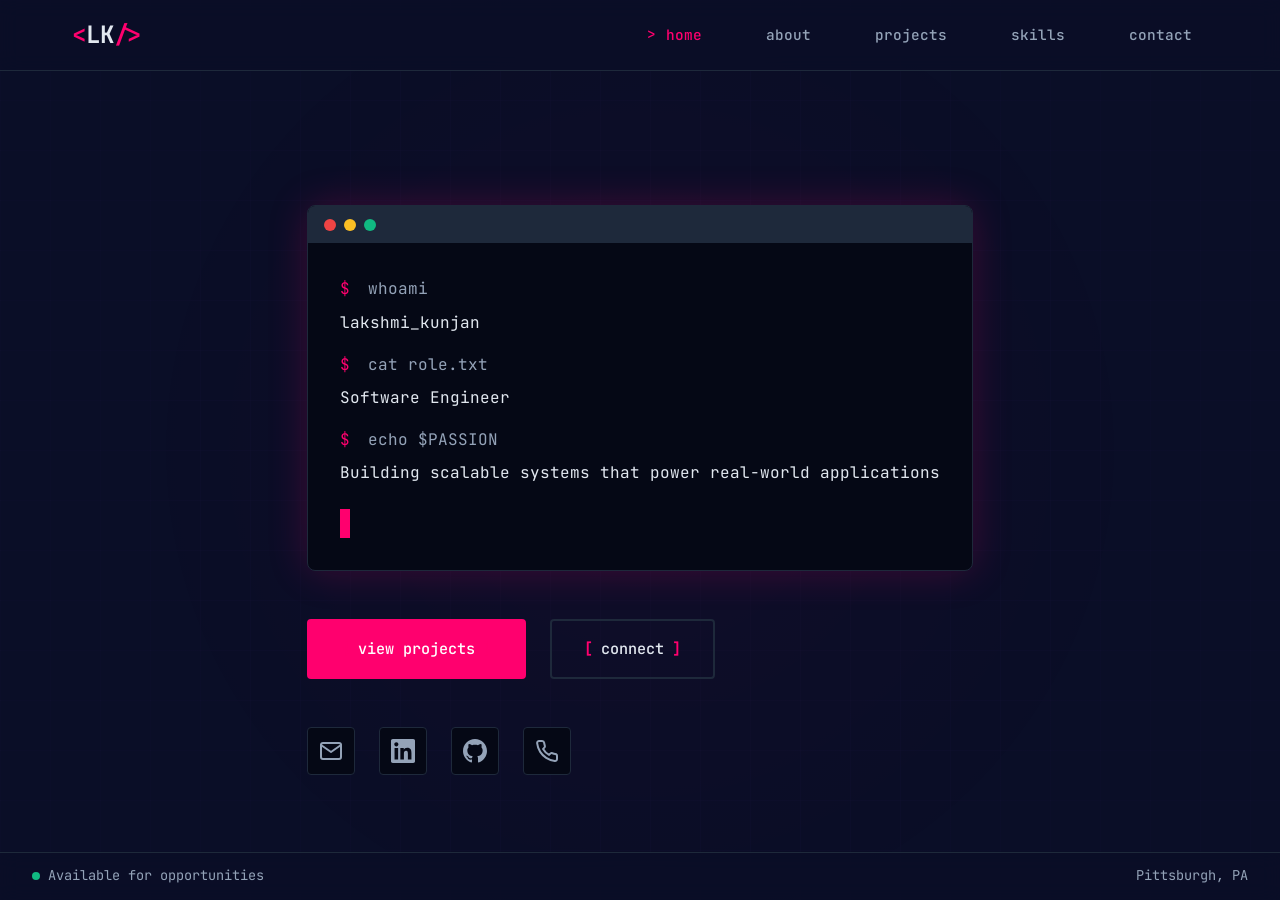
<file: index.html>
<!DOCTYPE html>
<html lang="en">
<head>
    <meta charset="UTF-8">
    <meta name="viewport" content="width=device-width, initial-scale=1.0">
    <title>Lakshmi Kunjan | Software Engineer</title>
    <link href="https://fonts.googleapis.com/css2?family=JetBrains+Mono:wght@400;500;700&family=IBM+Plex+Sans:wght@400;500;600;700&display=swap" rel="stylesheet">
    <link rel="stylesheet" href="styles.css">     
</head>
<body>
    <!-- Navigation -->
    <nav class="navbar">
        <div class="nav-container">
            <div class="logo"><span class="bracket">&lt;</span>LK<span class="bracket">/&gt;</span></div>
            <ul class="nav-menu">
                <li><a href="index.html" class="active">home</a></li>
                <li><a href="about.html">about</a></li>
                <li><a href="projects.html">projects</a></li>
                <li><a href="skills.html">skills</a></li>
                <li><a href="contact.html">contact</a></li>
            </ul>
        </div>
    </nav>

    <!-- Grid Background -->
    <div class="grid-background"></div>

    <!-- Hero Section -->
    <section class="hero">
        <div class="container">
            <div class="terminal-window">
                <div class="terminal-header">
                    <span class="terminal-dot red"></span>
                    <span class="terminal-dot yellow"></span>
                    <span class="terminal-dot green"></span>
                </div>
                <div class="terminal-body">
                    <p class="terminal-line"><span class="prompt">$</span> whoami</p>
                    <p class="terminal-output">lakshmi_kunjan</p>
                    <p class="terminal-line"><span class="prompt">$</span> cat role.txt</p>
                    <p class="terminal-output">Software Engineer</p>
                    <p class="terminal-line"><span class="prompt">$</span> echo $PASSION</p>
                    <p class="terminal-output">Building scalable systems that power real-world applications</p>
                    <p class="terminal-cursor">█</p>
                </div>
            </div>
            
            <div class="cta-section">
                <a href="projects.html" class="btn-tech primary">
                    <span class="btn-icon">{</span>
                    view projects
                    <span class="btn-icon">}</span>
                </a>
                <a href="contact.html" class="btn-tech secondary">
                    <span class="btn-icon">[</span>
                    connect
                    <span class="btn-icon">]</span>
                </a>
            </div>

            <div class="quick-connect">
                <a href="mailto:lakshmi.kunjan@gmail.com" class="connect-link" title="Email">
                    <svg width="24" height="24" fill="none" stroke="currentColor" stroke-width="2" stroke-linecap="round" stroke-linejoin="round">
                        <path d="M4 4h16c1.1 0 2 .9 2 2v12c0 1.1-.9 2-2 2H4c-1.1 0-2-.9-2-2V6c0-1.1.9-2 2-2z"></path>
                        <polyline points="22,6 12,13 2,6"></polyline>
                    </svg>
                </a>
                <a href="https://www.linkedin.com/in/lakshmi-k-01384420b?lipi=urn%3Ali%3Apage%3Ad_flagship3_profile_view_base_contact_details%3BB70a%2BKesTjO8sYO9ozXfiw%3D%3D" target="_blank" class="connect-link" title="LinkedIn">
                    <svg width="24" height="24" fill="currentColor" viewBox="0 0 24 24">
                        <path d="M20.447 20.452h-3.554v-5.569c0-1.328-.027-3.037-1.852-3.037-1.853 0-2.136 1.445-2.136 2.939v5.667H9.351V9h3.414v1.561h.046c.477-.9 1.637-1.85 3.37-1.85 3.601 0 4.267 2.37 4.267 5.455v6.286zM5.337 7.433c-1.144 0-2.063-.926-2.063-2.065 0-1.138.92-2.063 2.063-2.063 1.14 0 2.064.925 2.064 2.063 0 1.139-.925 2.065-2.064 2.065zm1.782 13.019H3.555V9h3.564v11.452zM22.225 0H1.771C.792 0 0 .774 0 1.729v20.542C0 23.227.792 24 1.771 24h20.451C23.2 24 24 23.227 24 22.271V1.729C24 .774 23.2 0 22.222 0h.003z"/>
                    </svg>
                </a>
                <a href="https://github.com/lakshmikunjan" target="_blank" class="connect-link" title="GitHub">
                    <svg width="24" height="24" fill="currentColor" viewBox="0 0 24 24">
                        <path d="M12 0c-6.626 0-12 5.373-12 12 0 5.302 3.438 9.8 8.207 11.387.599.111.793-.261.793-.577v-2.234c-3.338.726-4.033-1.416-4.033-1.416-.546-1.387-1.333-1.756-1.333-1.756-1.089-.745.083-.729.083-.729 1.205.084 1.839 1.237 1.839 1.237 1.07 1.834 2.807 1.304 3.492.997.107-.775.418-1.305.762-1.604-2.665-.305-5.467-1.334-5.467-5.931 0-1.311.469-2.381 1.236-3.221-.124-.303-.535-1.524.117-3.176 0 0 1.008-.322 3.301 1.23.957-.266 1.983-.399 3.003-.404 1.02.005 2.047.138 3.006.404 2.291-1.552 3.297-1.23 3.297-1.23.653 1.653.242 2.874.118 3.176.77.84 1.235 1.911 1.235 3.221 0 4.609-2.807 5.624-5.479 5.921.43.372.823 1.102.823 2.222v3.293c0 .319.192.694.801.576 4.765-1.589 8.199-6.086 8.199-11.386 0-6.627-5.373-12-12-12z"/>
                    </svg>
                </a>
                <a href="tel:4125834705" class="connect-link" title="Phone">
                    <svg width="24" height="24" fill="none" stroke="currentColor" stroke-width="2" stroke-linecap="round" stroke-linejoin="round">
                        <path d="M22 16.92v3a2 2 0 0 1-2.18 2 19.79 19.79 0 0 1-8.63-3.07 19.5 19.5 0 0 1-6-6 19.79 19.79 0 0 1-3.07-8.67A2 2 0 0 1 4.11 2h3a2 2 0 0 1 2 1.72 12.84 12.84 0 0 0 .7 2.81 2 2 0 0 1-.45 2.11L8.09 9.91a16 16 0 0 0 6 6l1.27-1.27a2 2 0 0 1 2.11-.45 12.84 12.84 0 0 0 2.81.7A2 2 0 0 1 22 16.92z"></path>
                    </svg>
                </a>
            </div>
        </div>
    </section>

    <!-- Status Bar -->
    <div class="status-bar">
        <span class="status-item"><span class="status-dot"></span> Available for opportunities</span>
        <span class="status-item">Pittsburgh, PA</span>
    </div>

    <script src="script.js"></script>
</body>
</html>
</file>
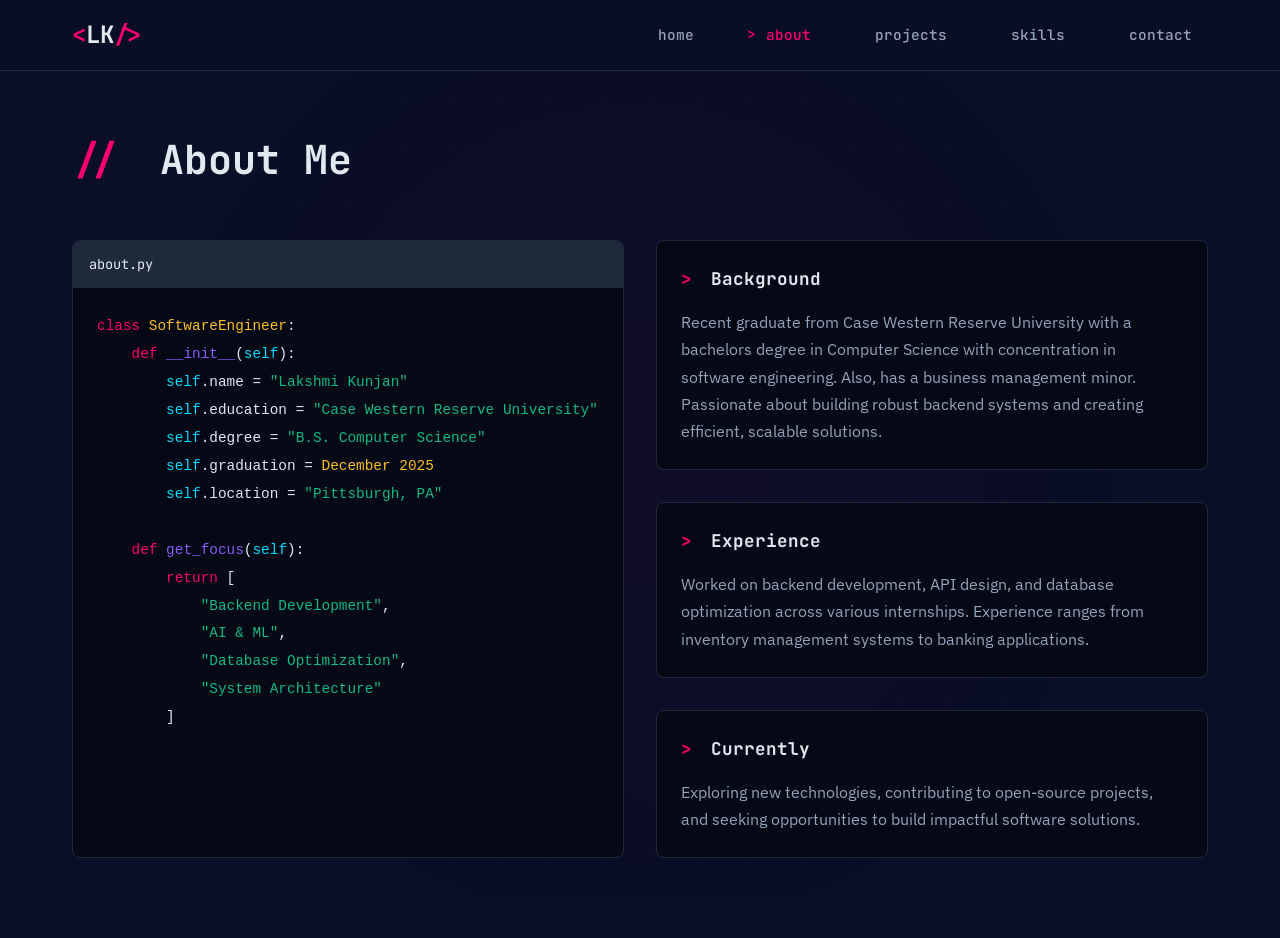
<file: about.html>
<!DOCTYPE html>
<html lang="en">
<head>
    <meta charset="UTF-8">
    <meta name="viewport" content="width=device-width, initial-scale=1.0">
    <title>About | Lakshmi Kunjan</title>
    <link href="https://fonts.googleapis.com/css2?family=JetBrains+Mono:wght@400;500;700&family=IBM+Plex+Sans:wght@400;500;600;700&display=swap" rel="stylesheet">
    <link rel="stylesheet" href="styles.css">
</head>
<body>
    <!-- Navigation -->
    <nav class="navbar">
        <div class="nav-container">
            <div class="logo"><span class="bracket">&lt;</span>LK<span class="bracket">/&gt;</span></div>
            <ul class="nav-menu">
                <li><a href="index.html">home</a></li>
                <li><a href="about.html" class="active">about</a></li>
                <li><a href="projects.html">projects</a></li>
                <li><a href="skills.html">skills</a></li>
                <li><a href="contact.html">contact</a></li>
            </ul>
        </div>
    </nav>

    <!-- Grid Background -->
    <div class="grid-background"></div>

    <!-- About Section -->
    <section class="content-section">
        <div class="container">
            <h1 class="page-title">
                <span class="code-symbol">//</span> About Me
            </h1>

            <div class="content-grid">
                <div class="code-block">
                    <div class="code-header">
                        <span class="file-name">about.py</span>
                    </div>
                    <div class="code-content">
                        <pre><code><span class="keyword">class</span> <span class="class-name">SoftwareEngineer</span>:
    <span class="keyword">def</span> <span class="function">__init__</span>(<span class="param">self</span>):
        <span class="param">self</span>.name = <span class="string">"Lakshmi Kunjan"</span>
        <span class="param">self</span>.education = <span class="string">"Case Western Reserve University"</span>
        <span class="param">self</span>.degree = <span class="string">"B.S. Computer Science"</span>
        <span class="param">self</span>.graduation = <span class="number">December 2025</span>
        <span class="param">self</span>.location = <span class="string">"Pittsburgh, PA"</span>
        
    <span class="keyword">def</span> <span class="function">get_focus</span>(<span class="param">self</span>):
        <span class="keyword">return</span> [
            <span class="string">"Backend Development"</span>,
            <span class="string">"AI & ML"</span>,
            <span class="string">"Database Optimization"</span>,
            <span class="string">"System Architecture"</span>
        ]</code></pre>
                    </div>
                </div>

                <div class="info-panel">
                    <div class="panel-section">
                        <h3><span class="arrow">&gt;</span> Background</h3>
                        <p>Recent graduate from Case Western Reserve University with a bachelors degree in Computer Science with concentration in software engineering. Also, has a business management minor. Passionate about building robust backend systems and creating efficient, scalable solutions.</p>
                    </div>

                    <div class="panel-section">
                        <h3><span class="arrow">&gt;</span> Experience</h3>
                        <p>Worked on backend development, API design, and database optimization across various internships. Experience ranges from inventory management systems to banking applications.</p>
                    </div>

                    <div class="panel-section">
                        <h3><span class="arrow">&gt;</span> Currently</h3>
                        <p>Exploring new technologies, contributing to open-source projects, and seeking opportunities to build impactful software solutions.</p>
                    </div>
                </div>
            </div>
        </div>
    </section>

    <script src="script.js"></script>
</body>
</html>
</file>
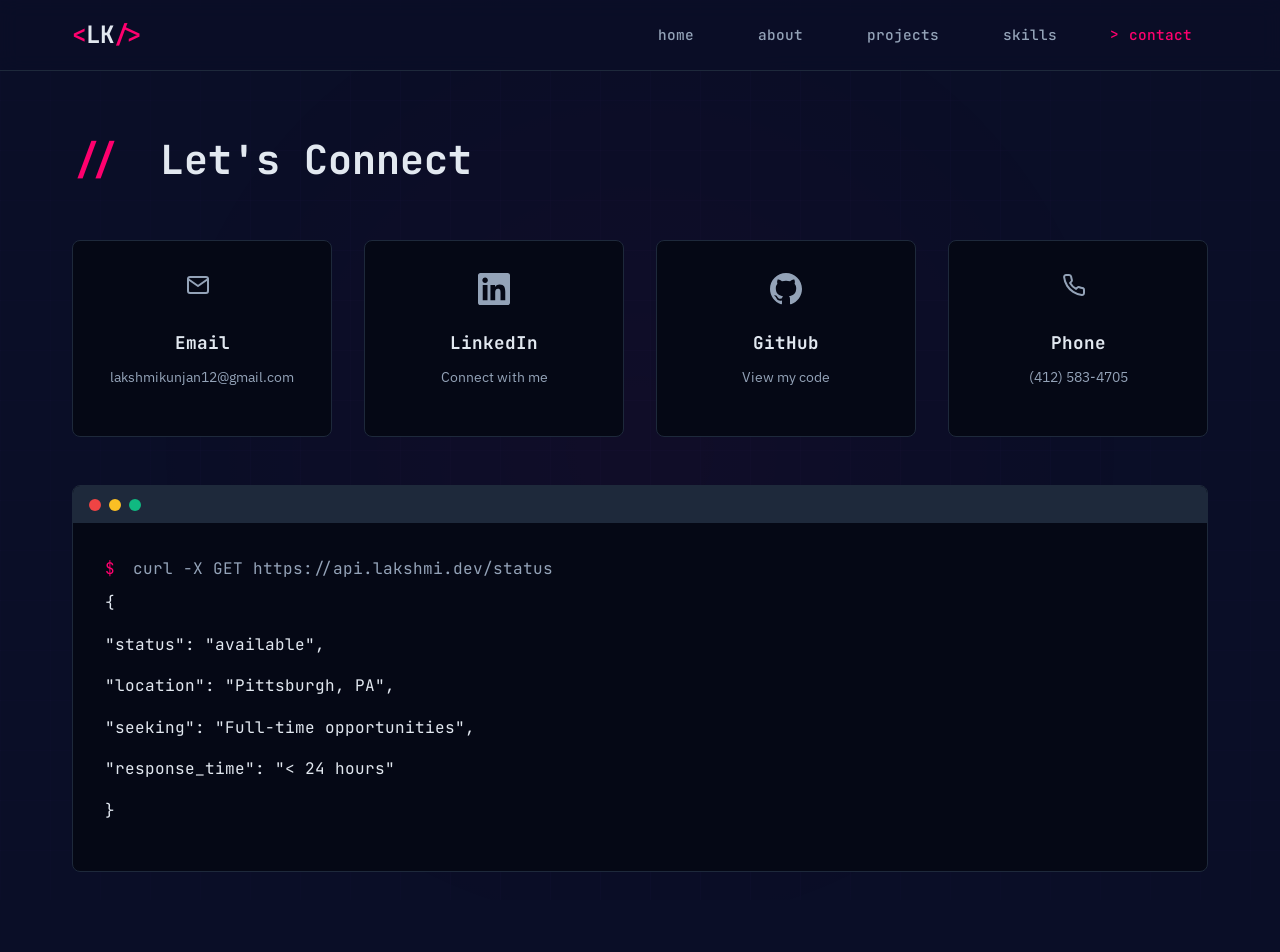
<file: contact.html>
<!DOCTYPE html>
<html lang="en">
<head>
    <meta charset="UTF-8">
    <meta name="viewport" content="width=device-width, initial-scale=1.0">
    <title>Contact | Lakshmi Kunjan</title>
    <link href="https://fonts.googleapis.com/css2?family=JetBrains+Mono:wght@400;500;700&family=IBM+Plex+Sans:wght@400;500;600;700&display=swap" rel="stylesheet">
    <link rel="stylesheet" href="styles.css">
</head>
<body>
    <!-- Navigation -->
    <nav class="navbar">
        <div class="nav-container">
            <div class="logo"><span class="bracket">&lt;</span>LK<span class="bracket">/&gt;</span></div>
            <ul class="nav-menu">
                <li><a href="index.html">home</a></li>
                <li><a href="about.html">about</a></li>
                <li><a href="projects.html">projects</a></li>
                <li><a href="skills.html">skills</a></li>
                <li><a href="contact.html" class="active">contact</a></li>
            </ul>
        </div>
    </nav>

    <!-- Grid Background -->
    <div class="grid-background"></div>

    <!-- Contact Section -->
    <section class="content-section">
        <div class="container">
            <h1 class="page-title">
                <span class="code-symbol">//</span> Let's Connect
            </h1>

            <div class="contact-grid">
                <a href="mailto:lakshmikunjan12@gmail.com" class="contact-card">
                    <div class="contact-icon">
                        <svg width="32" height="32" fill="none" stroke="currentColor" stroke-width="2" stroke-linecap="round" stroke-linejoin="round">
                            <path d="M4 4h16c1.1 0 2 .9 2 2v12c0 1.1-.9 2-2 2H4c-1.1 0-2-.9-2-2V6c0-1.1.9-2 2-2z"></path>
                            <polyline points="22,6 12,13 2,6"></polyline>
                        </svg>
                    </div>
                    <h3>Email</h3>
                    <p>lakshmikunjan12@gmail.com</p>
                    <span class="contact-arrow">→</span>
                </a>

                <a href="https://www.linkedin.com/in/lakshmi-k-01384420b?lipi=urn%3Ali%3Apage%3Ad_flagship3_profile_view_base_contact_details%3BB70a%2BKesTjO8sYO9ozXfiw%3D%3D" target="_blank" class="contact-card">
                    <div class="contact-icon">
                        <svg width="32" height="32" fill="currentColor" viewBox="0 0 24 24">
                            <path d="M20.447 20.452h-3.554v-5.569c0-1.328-.027-3.037-1.852-3.037-1.853 0-2.136 1.445-2.136 2.939v5.667H9.351V9h3.414v1.561h.046c.477-.9 1.637-1.85 3.37-1.85 3.601 0 4.267 2.37 4.267 5.455v6.286zM5.337 7.433c-1.144 0-2.063-.926-2.063-2.065 0-1.138.92-2.063 2.063-2.063 1.14 0 2.064.925 2.064 2.063 0 1.139-.925 2.065-2.064 2.065zm1.782 13.019H3.555V9h3.564v11.452zM22.225 0H1.771C.792 0 0 .774 0 1.729v20.542C0 23.227.792 24 1.771 24h20.451C23.2 24 24 23.227 24 22.271V1.729C24 .774 23.2 0 22.222 0h.003z"/>
                        </svg>
                    </div>
                    <h3>LinkedIn</h3>
                    <p>Connect with me</p>
                    <span class="contact-arrow">→</span>
                </a>

                <a href="https://github.com/lakshmikunjan" target="_blank" class="contact-card">
                    <div class="contact-icon">
                        <svg width="32" height="32" fill="currentColor" viewBox="0 0 24 24">
                            <path d="M12 0c-6.626 0-12 5.373-12 12 0 5.302 3.438 9.8 8.207 11.387.599.111.793-.261.793-.577v-2.234c-3.338.726-4.033-1.416-4.033-1.416-.546-1.387-1.333-1.756-1.333-1.756-1.089-.745.083-.729.083-.729 1.205.084 1.839 1.237 1.839 1.237 1.07 1.834 2.807 1.304 3.492.997.107-.775.418-1.305.762-1.604-2.665-.305-5.467-1.334-5.467-5.931 0-1.311.469-2.381 1.236-3.221-.124-.303-.535-1.524.117-3.176 0 0 1.008-.322 3.301 1.23.957-.266 1.983-.399 3.003-.404 1.02.005 2.047.138 3.006.404 2.291-1.552 3.297-1.23 3.297-1.23.653 1.653.242 2.874.118 3.176.77.84 1.235 1.911 1.235 3.221 0 4.609-2.807 5.624-5.479 5.921.43.372.823 1.102.823 2.222v3.293c0 .319.192.694.801.576 4.765-1.589 8.199-6.086 8.199-11.386 0-6.627-5.373-12-12-12z"/>
                        </svg>
                    </div>
                    <h3>GitHub</h3>
                    <p>View my code</p>
                    <span class="contact-arrow">→</span>
                </a>

                <a href="tel:4125834705" class="contact-card">
                    <div class="contact-icon">
                        <svg width="32" height="32" fill="none" stroke="currentColor" stroke-width="2" stroke-linecap="round" stroke-linejoin="round">
                            <path d="M22 16.92v3a2 2 0 0 1-2.18 2 19.79 19.79 0 0 1-8.63-3.07 19.5 19.5 0 0 1-6-6 19.79 19.79 0 0 1-3.07-8.67A2 2 0 0 1 4.11 2h3a2 2 0 0 1 2 1.72 12.84 12.84 0 0 0 .7 2.81 2 2 0 0 1-.45 2.11L8.09 9.91a16 16 0 0 0 6 6l1.27-1.27a2 2 0 0 1 2.11-.45 12.84 12.84 0 0 0 2.81.7A2 2 0 0 1 22 16.92z"></path>
                        </svg>
                    </div>
                    <h3>Phone</h3>
                    <p>(412) 583-4705</p>
                    <span class="contact-arrow">→</span>
                </a>
            </div>

            <div class="terminal-contact">
                <div class="terminal-header">
                    <span class="terminal-dot red"></span>
                    <span class="terminal-dot yellow"></span>
                    <span class="terminal-dot green"></span>
                </div>
                <div class="terminal-body">
                    <p class="terminal-line"><span class="prompt">$</span> curl -X GET https://api.lakshmi.dev/status</p>
                    <p class="terminal-output">{</p>
                    <p class="terminal-output">  "status": "available",</p>
                    <p class="terminal-output">  "location": "Pittsburgh, PA",</p>
                    <p class="terminal-output">  "seeking": "Full-time opportunities",</p>
                    <p class="terminal-output">  "response_time": "< 24 hours"</p>
                    <p class="terminal-output">}</p>
                </div>
            </div>
        </div>
    </section>

    <script src="script.js"></script>
</body>
</html>
</file>
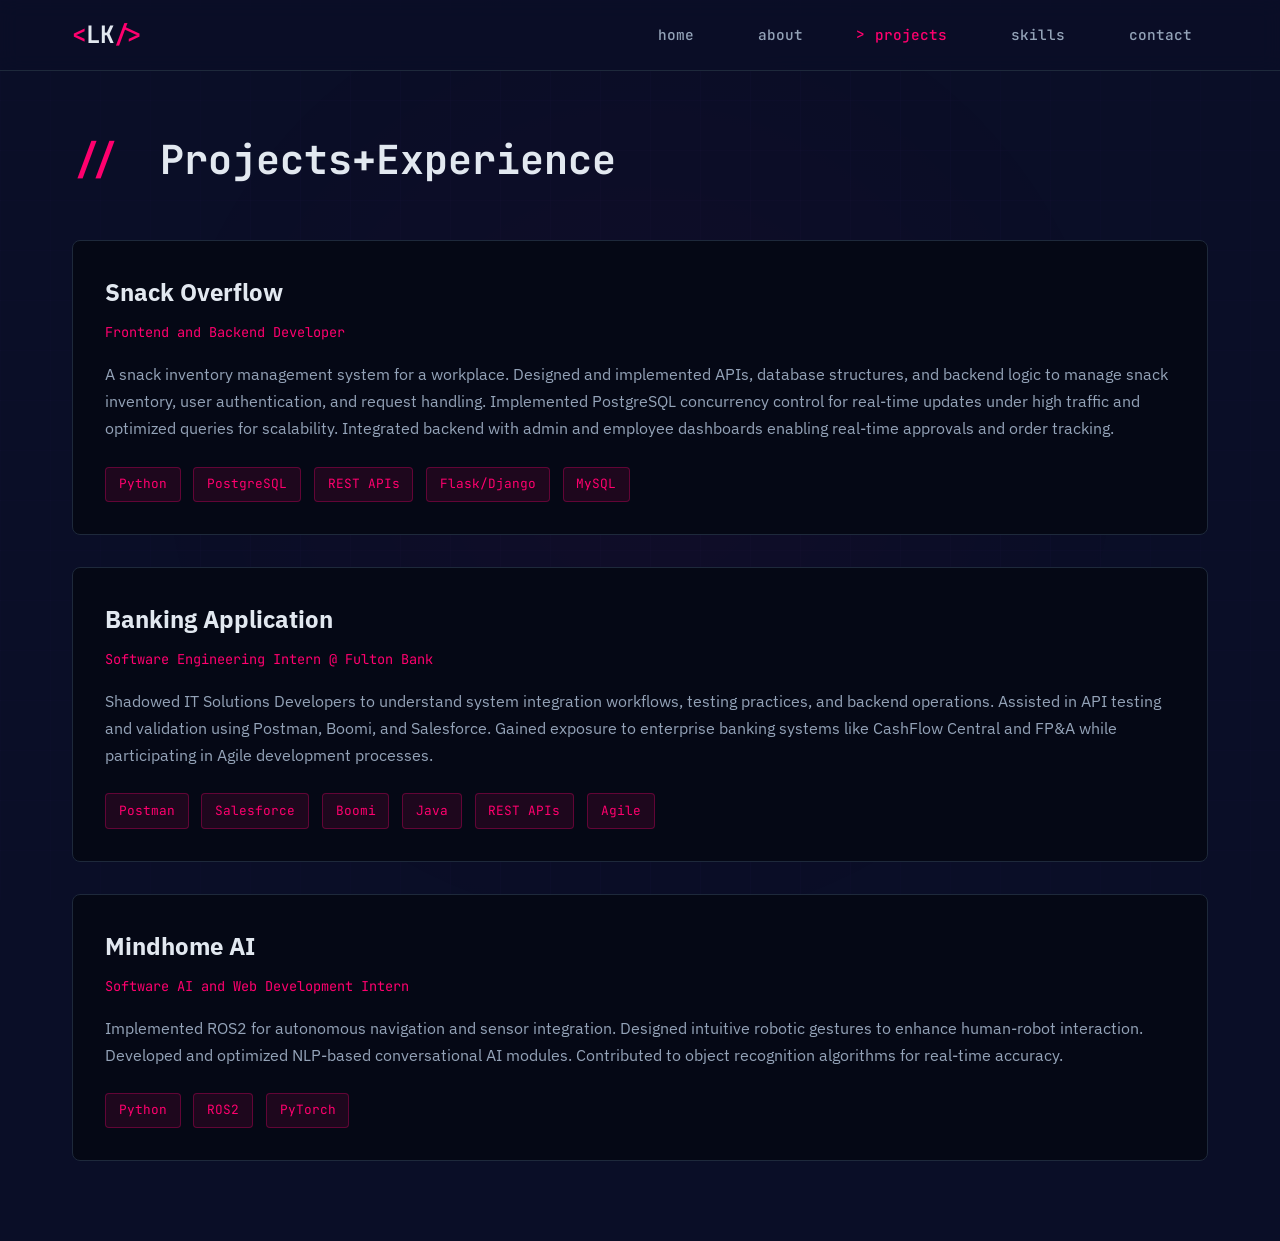
<file: projects.html>
<!DOCTYPE html>
<html lang="en">
<head>
    <meta charset="UTF-8">
    <meta name="viewport" content="width=device-width, initial-scale=1.0">
    <title>Projects| Lakshmi Kunjan</title>
    <link href="https://fonts.googleapis.com/css2?family=JetBrains+Mono:wght@400;500;700&family=IBM+Plex+Sans:wght@400;500;600;700&display=swap" rel="stylesheet">
    <link rel="stylesheet" href="styles.css">
</head>
<body>
    <!-- Navigation -->
    <nav class="navbar">
        <div class="nav-container">
            <div class="logo"><span class="bracket">&lt;</span>LK<span class="bracket">/&gt;</span></div>
            <ul class="nav-menu">
                <li><a href="index.html">home</a></li>
                <li><a href="about.html">about</a></li>
                <li><a href="projects.html" class="active">projects</a></li>
                <li><a href="skills.html">skills</a></li>
                <li><a href="contact.html">contact</a></li>
            </ul>
        </div>
    </nav>

    <!-- Grid Background -->
    <div class="grid-background"></div>

    <!-- Projects Section -->
    <section class="content-section">
        <div class="container">
            <h1 class="page-title">
                <span class="code-symbol">//</span> Projects+Experience
            </h1>

            <div class="projects-container">
                <div class="project-card">
                    <div class="project-header">
                        <h2>Snack Overflow</h2>
                        <span class="project-role">Frontend and Backend Developer</span>
                    </div>
                    <p class="project-description">
                        A snack inventory management system for a workplace. Designed and implemented APIs, database structures, and backend logic to manage snack inventory, user authentication, and request handling. Implemented PostgreSQL concurrency control for real-time updates under high traffic and optimized queries for scalability. Integrated backend with admin and employee dashboards enabling real-time approvals and order tracking.

                    </p>
                    <div class="tech-stack">
                        <span class="tech">Python</span>
                        <span class="tech">PostgreSQL</span>
                        <span class="tech">REST APIs</span>
                        <span class="tech">Flask/Django</span>
                        <span class="tech">MySQL</span>
                    </div>
                </div>

                <div class="project-card">
                    <div class="project-header">
                        <h2>Banking Application</h2>
                        <span class="project-role">Software Engineering Intern @ Fulton Bank</span>
                    </div>
                    <p class="project-description">
                        Shadowed IT Solutions Developers to understand system integration workflows, testing practices, and backend operations. Assisted in API testing and validation using Postman, Boomi, and Salesforce. Gained exposure to enterprise banking systems like CashFlow Central and FP&A while participating in Agile development processes.

                    </p>
                    <div class="tech-stack">
                        <span class="tech">Postman</span>
                        <span class="tech">Salesforce</span>
                        <span class="tech">Boomi</span>
                        <span class="tech">Java</span>
                        <span class="tech">REST APIs</span>
                        <span class="tech">Agile</span>
                    </div>
                </div>

                <div class="project-card">
                    <div class="project-header">
                        <h2>Mindhome AI</h2>
                        <span class="project-role">Software AI and Web Development Intern </span>
                    </div>
                    <p class="project-description">
                        Implemented ROS2 for autonomous navigation and sensor integration.
                        Designed intuitive robotic gestures to enhance human-robot interaction.
                        Developed and optimized NLP-based conversational AI modules.
                        Contributed to object recognition algorithms for real-time accuracy.
                    </p>
                    <div class="tech-stack">
                        <span class="tech">Python</span>
                        <span class="tech">ROS2</span>
                        <span class="tech">PyTorch</span>
                    </div>
                </div>
            </div>
        </div>
    </section>

    <script src="script.js"></script>
</body>
</html>
</file>
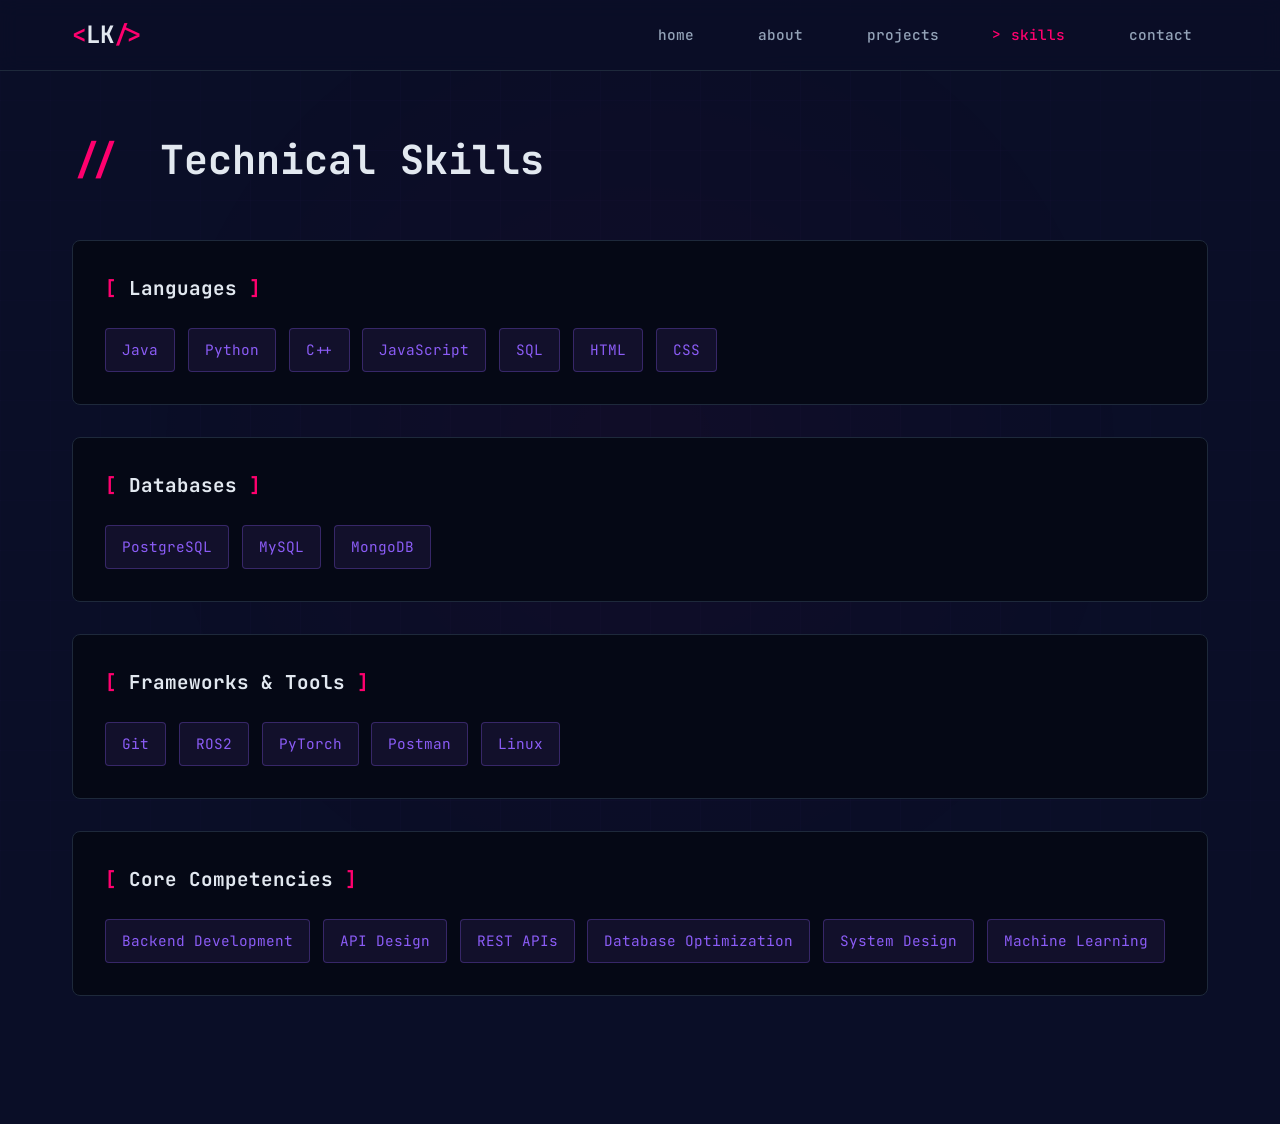
<file: skills.html>
<!DOCTYPE html>
<html lang="en">
<head>
    <meta charset="UTF-8">
    <meta name="viewport" content="width=device-width, initial-scale=1.0">
    <title>Skills | Lakshmi Kunjan</title>
    <link href="https://fonts.googleapis.com/css2?family=JetBrains+Mono:wght@400;500;700&family=IBM+Plex+Sans:wght@400;500;600;700&display=swap" rel="stylesheet">
    <link rel="stylesheet" href="styles.css">
</head>
<body>
    <!-- Navigation -->
    <nav class="navbar">
        <div class="nav-container">
            <div class="logo"><span class="bracket">&lt;</span>LK<span class="bracket">/&gt;</span></div>
            <ul class="nav-menu">
                <li><a href="index.html">home</a></li>
                <li><a href="about.html">about</a></li>
                <li><a href="projects.html">projects</a></li>
                <li><a href="skills.html" class="active">skills</a></li>
                <li><a href="contact.html">contact</a></li>
            </ul>
        </div>
    </nav>

    <!-- Grid Background -->
    <div class="grid-background"></div>

    <!-- Skills Section -->
    <section class="content-section">
        <div class="container">
            <h1 class="page-title">
                <span class="code-symbol">//</span> Technical Skills
            </h1>

            <div class="skills-matrix">
                <div class="skill-category">
                    <h3><span class="bracket">[</span> Languages <span class="bracket">]</span></h3>
                    <div class="skill-tags">
                        <span class="skill-tag">Java</span>
                        <span class="skill-tag">Python</span>
                        <span class="skill-tag">C++</span>
                        <span class="skill-tag">JavaScript</span>
                        <span class="skill-tag">SQL</span>
                        <span class="skill-tag">HTML</span>
                        <span class="skill-tag">CSS</span>
                    </div>
                </div>

                <div class="skill-category">
                    <h3><span class="bracket">[</span> Databases <span class="bracket">]</span></h3>
                    <div class="skill-tags">
                        <span class="skill-tag">PostgreSQL</span>
                        <span class="skill-tag">MySQL</span>
                        <span class="skill-tag">MongoDB</span>
                    </div>
                </div>

                <div class="skill-category">
                    <h3><span class="bracket">[</span> Frameworks & Tools <span class="bracket">]</span></h3>
                    <div class="skill-tags">
                        <span class="skill-tag">Git</span>
                        <span class="skill-tag">ROS2</span>
                        <span class="skill-tag">PyTorch</span>
                        <span class="skill-tag">Postman</span>
                        <span class="skill-tag">Linux</span>
                    </div>
                </div>

                <div class="skill-category">
                    <h3><span class="bracket">[</span> Core Competencies <span class="bracket">]</span></h3>
                    <div class="skill-tags">
                        <span class="skill-tag">Backend Development</span>
                        <span class="skill-tag">API Design</span>
                        <span class="skill-tag">REST APIs</span>
                        <span class="skill-tag">Database Optimization</span>
                        <span class="skill-tag">System Design</span>
                        <span class="skill-tag">Machine Learning</span>
                    </div>
                </div>
            
            </div>
        </div>
    </section>

    <script src="script.js"></script>
</body>
</html>
</file>
<file: styles.css>
:root {
    --bg-dark: #0A0E27;
    --bg-darker: #050815;
    --tech-pink: #FF006E;
    --tech-pink-glow: #FF1493;
    --tech-purple: #8B5CF6;
    --tech-blue: #00D9FF;
    --text-light: #E2E8F0;
    --text-dim: #94A3B8;
    --border-color: #1E293B;
    --code-green: #10B981;
    --code-yellow: #FBBF24;
    --code-red: #EF4444;
}

* {
    margin: 0;
    padding: 0;
    box-sizing: border-box;
}

body {
    font-family: 'IBM Plex Sans', sans-serif;
    background: var(--bg-dark);
    color: var(--text-light);
    line-height: 1.6;
    overflow-x: hidden;
    min-height: 100vh;
}

/* Grid Background */
.grid-background {
    position: fixed;
    top: 0;
    left: 0;
    width: 100%;
    height: 100%;
    z-index: -1;
    background-image: 
        linear-gradient(rgba(139, 92, 246, 0.05) 1px, transparent 1px),
        linear-gradient(90deg, rgba(139, 92, 246, 0.05) 1px, transparent 1px);
    background-size: 50px 50px;
    opacity: 0.3;
}

.grid-background::before {
    content: '';
    position: absolute;
    top: 0;
    left: 0;
    right: 0;
    bottom: 0;
    background: radial-gradient(circle at 50% 50%, rgba(255, 0, 110, 0.1), transparent 70%);
}

/* Navigation */
.navbar {
    position: fixed;
    top: 0;
    left: 0;
    right: 0;
    z-index: 1000;
    background: rgba(10, 14, 39, 0.8);
    backdrop-filter: blur(10px);
    border-bottom: 1px solid var(--border-color);
    padding: 1rem 0;
}

.nav-container {
    max-width: 1200px;
    margin: 0 auto;
    padding: 0 2rem;
    display: flex;
    justify-content: space-between;
    align-items: center;
}

.logo {
    font-family: 'JetBrains Mono', monospace;
    font-size: 1.5rem;
    font-weight: 700;
    color: var(--text-light);
}

.bracket {
    color: var(--tech-pink);
}

.nav-menu {
    display: flex;
    list-style: none;
    gap: 2rem;
}

.nav-menu a {
    text-decoration: none;
    color: var(--text-dim);
    font-family: 'JetBrains Mono', monospace;
    font-size: 0.9rem;
    font-weight: 500;
    transition: all 0.3s ease;
    padding: 0.5rem 1rem;
    border-radius: 4px;
    position: relative;
}

.nav-menu a::before {
    content: '>';
    position: absolute;
    left: 0;
    opacity: 0;
    transition: all 0.3s ease;
    color: var(--tech-pink);
}

.nav-menu a:hover::before,
.nav-menu a.active::before {
    opacity: 1;
    left: 0.3rem;
}

.nav-menu a:hover,
.nav-menu a.active {
    color: var(--tech-pink);
    padding-left: 1.5rem;
}

/* Container */
.container {
    max-width: 1200px;
    margin: 0 auto;
    padding: 0 2rem;
}

/* Hero Section */
.hero {
    min-height: 100vh;
    display: flex;
    align-items: center;
    padding-top: 5rem;
}

.terminal-window {
    background: var(--bg-darker);
    border: 1px solid var(--border-color);
    border-radius: 8px;
    overflow: hidden;
    margin-bottom: 3rem;
    box-shadow: 0 0 40px rgba(255, 0, 110, 0.2);
}

.terminal-header {
    background: var(--border-color);
    padding: 0.8rem 1rem;
    display: flex;
    gap: 0.5rem;
}

.terminal-dot {
    width: 12px;
    height: 12px;
    border-radius: 50%;
}

.terminal-dot.red {
    background: var(--code-red);
}

.terminal-dot.yellow {
    background: var(--code-yellow);
}

.terminal-dot.green {
    background: var(--code-green);
}

.terminal-body {
    padding: 2rem;
    font-family: 'JetBrains Mono', monospace;
    font-size: 1rem;
    line-height: 1.8;
}

.terminal-line {
    color: var(--text-dim);
    margin-bottom: 0.3rem;
}

.prompt {
    color: var(--tech-pink);
    margin-right: 0.5rem;
}

.terminal-output {
    color: var(--text-light);
    margin-bottom: 0.8rem;
}

.terminal-cursor {
    display: inline-block;
    background: var(--tech-pink);
    color: transparent;
    animation: blink 1s infinite;
    margin-top: 0.5rem;
}

@keyframes blink {
    0%, 50% {
        opacity: 1;
    }
    51%, 100% {
        opacity: 0;
    }
}

/* CTA Section */
.cta-section {
    display: flex;
    gap: 1.5rem;
    margin-bottom: 3rem;
    flex-wrap: wrap;
}

.btn-tech {
    padding: 1rem 2rem;
    font-family: 'JetBrains Mono', monospace;
    font-size: 0.95rem;
    font-weight: 500;
    text-decoration: none;
    border-radius: 4px;
    transition: all 0.3s ease;
    display: inline-flex;
    align-items: center;
    gap: 0.5rem;
}

.btn-tech.primary {
    background: var(--tech-pink);
    color: white;
    border: 2px solid var(--tech-pink);
}

.btn-tech.primary:hover {
    background: transparent;
    box-shadow: 0 0 20px rgba(255, 0, 110, 0.5);
    transform: translateY(-2px);
}

.btn-tech.secondary {
    background: transparent;
    color: var(--text-light);
    border: 2px solid var(--border-color);
}

.btn-tech.secondary:hover {
    border-color: var(--tech-pink);
    color: var(--tech-pink);
    box-shadow: 0 0 20px rgba(255, 0, 110, 0.3);
    transform: translateY(-2px);
}

.btn-icon {
    color: var(--tech-pink);
    font-weight: 700;
}

/* Quick Connect */
.quick-connect {
    display: flex;
    gap: 1.5rem;
    flex-wrap: wrap;
}

.connect-link {
    width: 48px;
    height: 48px;
    display: flex;
    align-items: center;
    justify-content: center;
    background: var(--bg-darker);
    border: 1px solid var(--border-color);
    border-radius: 4px;
    color: var(--text-dim);
    transition: all 0.3s ease;
    text-decoration: none;
}

.connect-link:hover {
    border-color: var(--tech-pink);
    color: var(--tech-pink);
    box-shadow: 0 0 20px rgba(255, 0, 110, 0.3);
    transform: translateY(-2px);
}

/* Status Bar */
.status-bar {
    position: fixed;
    bottom: 0;
    left: 0;
    right: 0;
    background: rgba(10, 14, 39, 0.9);
    backdrop-filter: blur(10px);
    border-top: 1px solid var(--border-color);
    padding: 0.8rem 2rem;
    display: flex;
    justify-content: space-between;
    font-family: 'JetBrains Mono', monospace;
    font-size: 0.85rem;
    color: var(--text-dim);
    z-index: 999;
}

.status-item {
    display: flex;
    align-items: center;
    gap: 0.5rem;
}

.status-dot {
    width: 8px;
    height: 8px;
    border-radius: 50%;
    background: var(--code-green);
    animation: pulse 2s infinite;
}

@keyframes pulse {
    0%, 100% {
        opacity: 1;
    }
    50% {
        opacity: 0.5;
    }
}

/* Content Section */
.content-section {
    min-height: 100vh;
    padding: 8rem 0 5rem;
}

.page-title {
    font-family: 'JetBrains Mono', monospace;
    font-size: 2.5rem;
    margin-bottom: 3rem;
    color: var(--text-light);
}

.code-symbol {
    color: var(--tech-pink);
    margin-right: 1rem;
}

/* About Page - Code Block */
.content-grid {
    display: grid;
    grid-template-columns: 1fr 1fr;
    gap: 2rem;
    margin-top: 2rem;
}

.code-block {
    background: var(--bg-darker);
    border: 1px solid var(--border-color);
    border-radius: 8px;
    overflow: hidden;
}

.code-header {
    background: var(--border-color);
    padding: 0.8rem 1rem;
    font-family: 'JetBrains Mono', monospace;
    font-size: 0.85rem;
    color: var(--text-dim);
}

.file-name {
    color: var(--text-light);
}

.code-content {
    padding: 1.5rem;
}

.code-content pre {
    font-family: 'JetBrains Mono', monospace;
    font-size: 0.9rem;
    line-height: 1.8;
}

.keyword {
    color: var(--tech-pink);
}

.class-name {
    color: var(--code-yellow);
}

.function {
    color: var(--tech-purple);
}

.param {
    color: var(--tech-blue);
}

.string {
    color: var(--code-green);
}

.number {
    color: var(--code-yellow);
}

/* Info Panel */
.info-panel {
    display: flex;
    flex-direction: column;
    gap: 2rem;
}

.panel-section {
    background: var(--bg-darker);
    border: 1px solid var(--border-color);
    border-radius: 8px;
    padding: 1.5rem;
}

.panel-section h3 {
    font-family: 'JetBrains Mono', monospace;
    font-size: 1.1rem;
    margin-bottom: 1rem;
    color: var(--text-light);
}

.arrow {
    color: var(--tech-pink);
    margin-right: 0.5rem;
}

.panel-section p {
    color: var(--text-dim);
    line-height: 1.7;
}

/* Projects Page */
.projects-container {
    display: grid;
    gap: 2rem;
}

.project-card {
    background: var(--bg-darker);
    border: 1px solid var(--border-color);
    border-radius: 8px;
    padding: 2rem;
    transition: all 0.3s ease;
}

.project-card:hover {
    border-color: var(--tech-pink);
    box-shadow: 0 0 30px rgba(255, 0, 110, 0.2);
    transform: translateY(-3px);
}

.project-header {
    margin-bottom: 1rem;
}

.project-header h2 {
    font-size: 1.5rem;
    color: var(--text-light);
    margin-bottom: 0.5rem;
}

.project-role {
    font-family: 'JetBrains Mono', monospace;
    font-size: 0.85rem;
    color: var(--tech-pink);
}

.project-description {
    color: var(--text-dim);
    margin-bottom: 1.5rem;
    line-height: 1.7;
}

.tech-stack {
    display: flex;
    flex-wrap: wrap;
    gap: 0.8rem;
}

.tech {
    font-family: 'JetBrains Mono', monospace;
    font-size: 0.8rem;
    padding: 0.4rem 0.8rem;
    background: rgba(255, 0, 110, 0.1);
    border: 1px solid rgba(255, 0, 110, 0.3);
    border-radius: 4px;
    color: var(--tech-pink);
}

/* Skills Page */
.skills-matrix {
    display: grid;
    gap: 2rem;
    margin-bottom: 3rem;
}

.skill-category {
    background: var(--bg-darker);
    border: 1px solid var(--border-color);
    border-radius: 8px;
    padding: 2rem;
}

.skill-category h3 {
    font-family: 'JetBrains Mono', monospace;
    font-size: 1.2rem;
    margin-bottom: 1.5rem;
    color: var(--text-light);
}

.skill-tags {
    display: flex;
    flex-wrap: wrap;
    gap: 0.8rem;
}

.skill-tag {
    font-family: 'JetBrains Mono', monospace;
    font-size: 0.9rem;
    padding: 0.6rem 1rem;
    background: rgba(139, 92, 246, 0.1);
    border: 1px solid rgba(139, 92, 246, 0.3);
    border-radius: 4px;
    color: var(--tech-purple);
    transition: all 0.3s ease;
}

.skill-tag:hover {
    background: rgba(255, 0, 110, 0.1);
    border-color: var(--tech-pink);
    color: var(--tech-pink);
    transform: translateY(-2px);
}

.terminal-skills {
    background: var(--bg-darker);
    border: 1px solid var(--border-color);
    border-radius: 8px;
    overflow: hidden;
}

/* Contact Page */
.contact-grid {
    display: grid;
    grid-template-columns: repeat(auto-fit, minmax(250px, 1fr));
    gap: 2rem;
    margin-bottom: 3rem;
}

.contact-card {
    background: var(--bg-darker);
    border: 1px solid var(--border-color);
    border-radius: 8px;
    padding: 2rem;
    text-decoration: none;
    transition: all 0.3s ease;
    position: relative;
    display: flex;
    flex-direction: column;
    align-items: center;
    text-align: center;
}

.contact-card:hover {
    border-color: var(--tech-pink);
    box-shadow: 0 0 30px rgba(255, 0, 110, 0.2);
    transform: translateY(-5px);
}

.contact-icon {
    color: var(--text-dim);
    margin-bottom: 1rem;
    transition: all 0.3s ease;
}

.contact-card:hover .contact-icon {
    color: var(--tech-pink);
    transform: scale(1.1);
}

.contact-card h3 {
    font-family: 'JetBrains Mono', monospace;
    font-size: 1.1rem;
    color: var(--text-light);
    margin-bottom: 0.5rem;
}

.contact-card p {
    color: var(--text-dim);
    font-size: 0.9rem;
    margin-bottom: 1rem;
}

.contact-arrow {
    position: absolute;
    bottom: 1rem;
    right: 1rem;
    color: var(--tech-pink);
    opacity: 0;
    transition: all 0.3s ease;
}

.contact-card:hover .contact-arrow {
    opacity: 1;
    right: 1.5rem;
}

.terminal-contact {
    background: var(--bg-darker);
    border: 1px solid var(--border-color);
    border-radius: 8px;
    overflow: hidden;
}

/* Responsive Design */
@media (max-width: 968px) {
    .content-grid {
        grid-template-columns: 1fr;
    }
}

@media (max-width: 768px) {
    .nav-menu {
        gap: 1rem;
    }

    .nav-menu a {
        padding: 0.5rem;
        font-size: 0.8rem;
    }

    .page-title {
        font-size: 2rem;
    }

    .cta-section {
        flex-direction: column;
    }

    .btn-tech {
        width: 100%;
        justify-content: center;
    }

    .contact-grid {
        grid-template-columns: 1fr;
    }

    .status-bar {
        flex-direction: column;
        gap: 0.5rem;
    }
}

@media (max-width: 480px) {
    .nav-container {
        padding: 0 1rem;
    }

    .container {
        padding: 0 1rem;
    }

    .logo {
        font-size: 1.2rem;
    }

    .nav-menu {
        gap: 0.5rem;
    }

    .nav-menu a {
        padding: 0.3rem 0.5rem;
        font-size: 0.75rem;
    }

    .page-title {
        font-size: 1.5rem;
    }

    .terminal-body {
        padding: 1rem;
        font-size: 0.85rem;
    }
}
</file>
